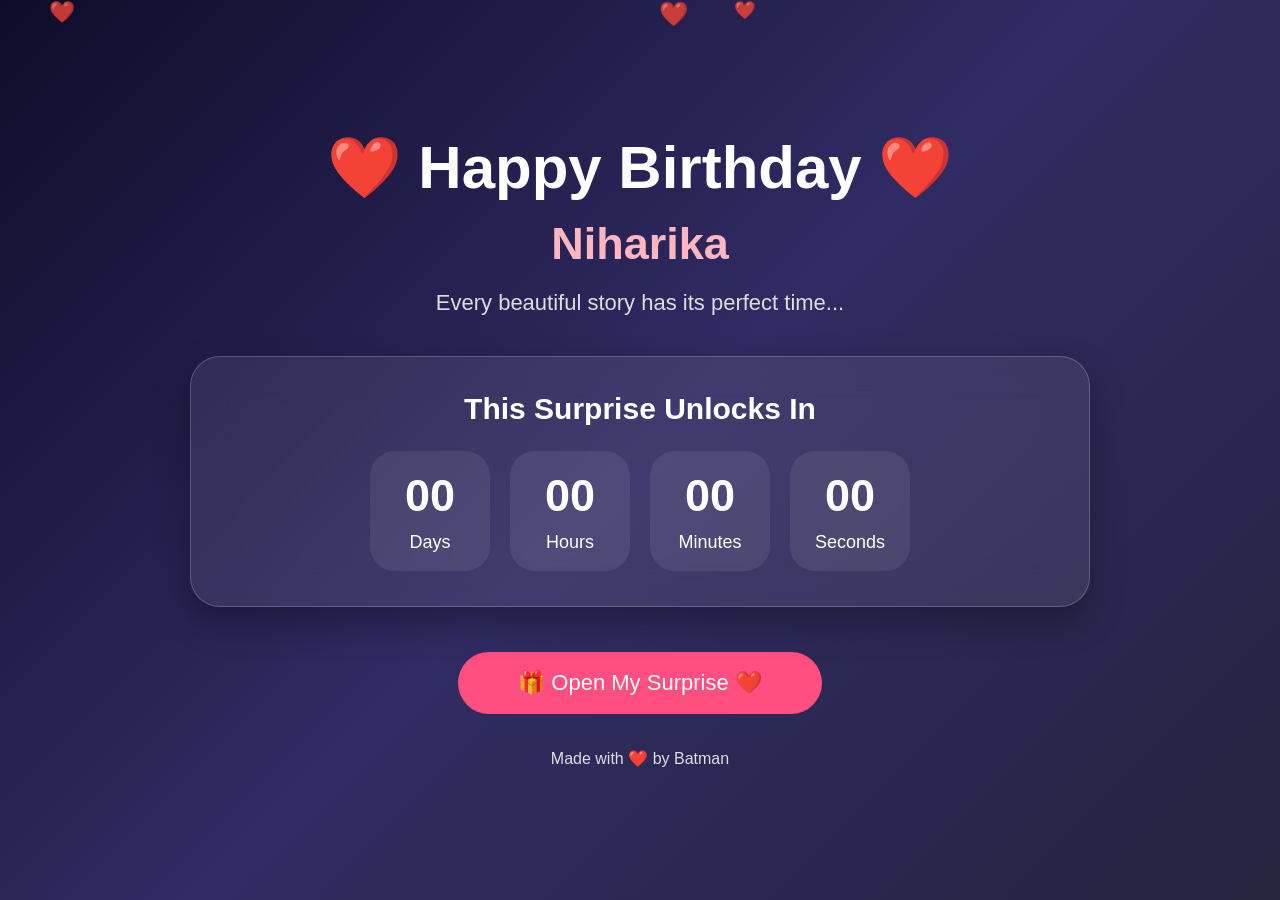
<file: index.html>
<!DOCTYPE html>
<html lang="en">
<head>
    <meta charset="UTF-8">
    <meta name="viewport" content="width=device-width, initial-scale=1.0">
    <title>Happy Birthday Niharika ❤️</title>

    <link rel="stylesheet" href="style.css">
</head>

<body>

<div id="particles"></div>

<div class="container">

    <h1 class="title">
        ❤️ Happy Birthday ❤️
    </h1>

    <h2 class="name">
        Niharika
    </h2>

    <p class="subtitle">
        Every beautiful story has its perfect time...
    </p>

    <div class="glass">

        <h3>This Surprise Unlocks In</h3>

        <div id="countdown">

            <div class="box">
                <span id="days">00</span>
                <small>Days</small>
            </div>

            <div class="box">
                <span id="hours">00</span>
                <small>Hours</small>
            </div>

            <div class="box">
                <span id="minutes">00</span>
                <small>Minutes</small>
            </div>

            <div class="box">
                <span id="seconds">00</span>
                <small>Seconds</small>
            </div>

        </div>

    </div>

    <button id="openBtn" disabled>
        🔒 Locked
    </button>

    <p class="footer">
        Made with ❤️ by Batman
    </p>

</div>

<script src="script.js"></script>

</body>
</html>
</file>
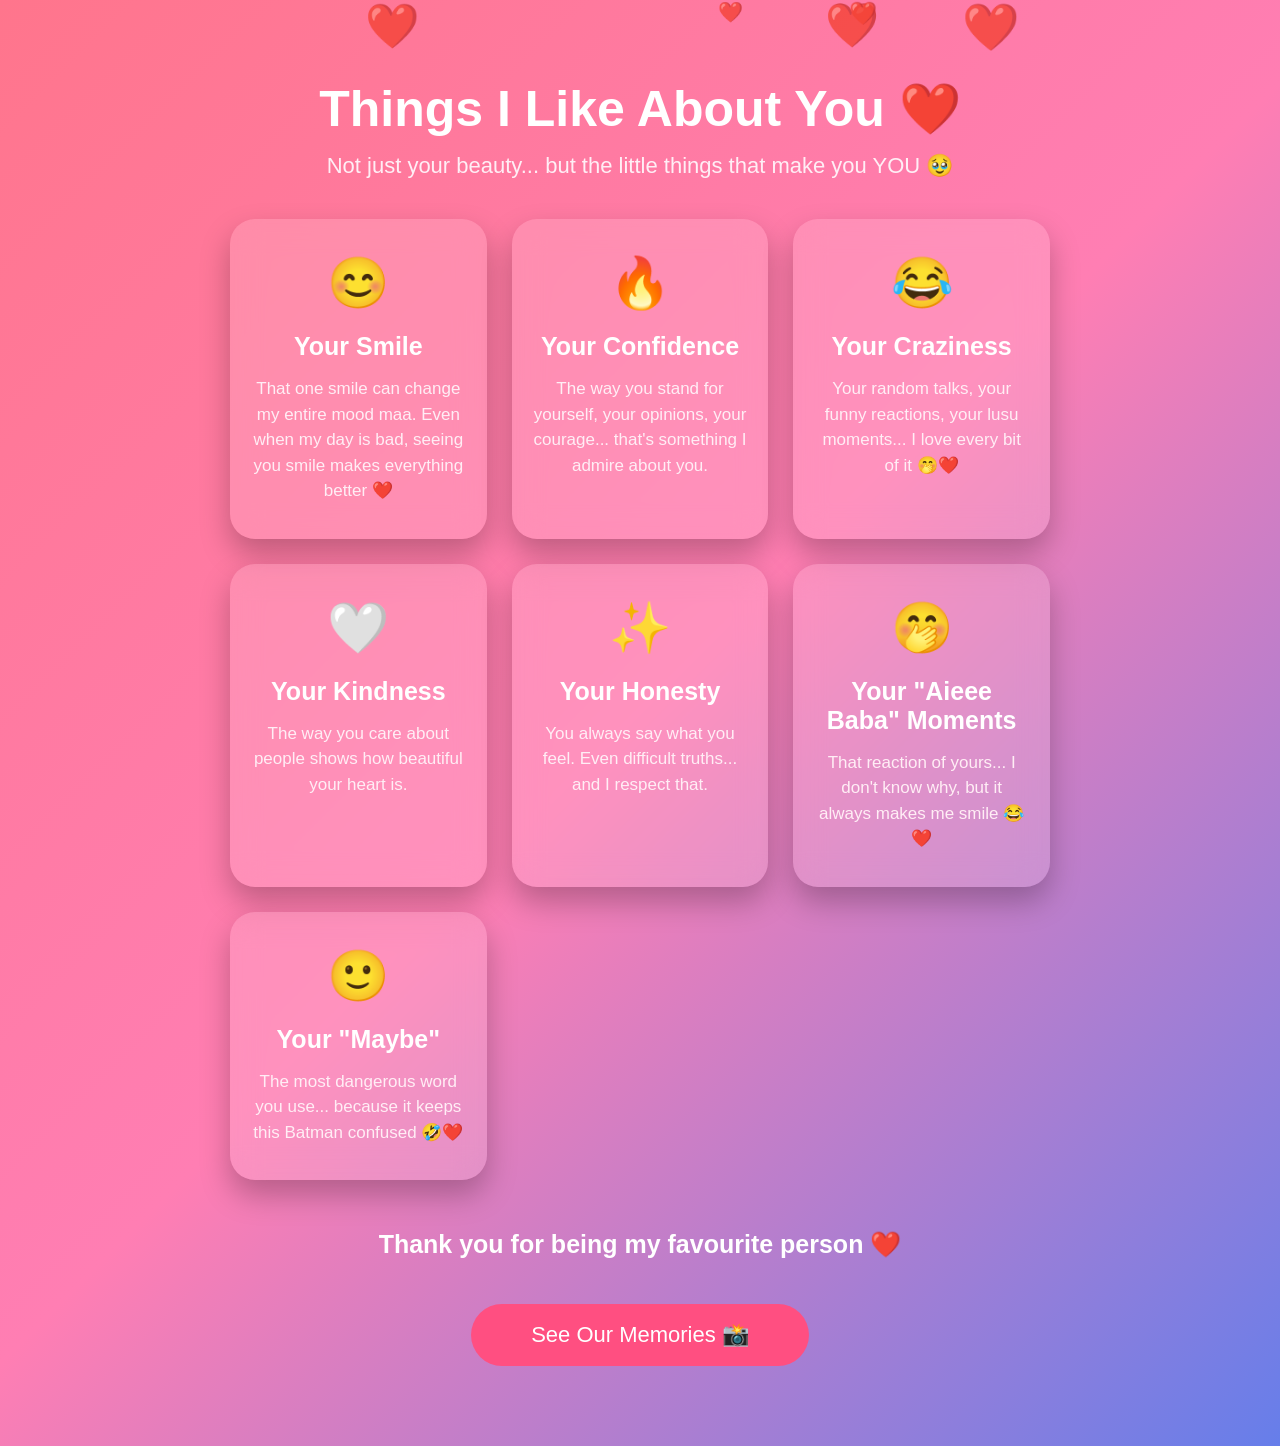
<file: likes.html>
<!DOCTYPE html>
<html lang="en">

<head>

<meta charset="UTF-8">
<meta name="viewport" content="width=device-width, initial-scale=1.0">

<title>Things I Like About You ❤️</title>

<link rel="stylesheet" href="style.css">


<style>

body{

background:
linear-gradient(135deg,#ff758c,#ff7eb3,#667eea);

overflow-y:auto;

}


.likes-box{

max-width:1000px;

margin:40px auto;

padding:40px;

text-align:center;

}



.title{

font-size:50px;

color:white;

margin-bottom:15px;

}



.subtitle{

font-size:22px;

color:#ffeef5;

margin-bottom:40px;

}



.cards{

display:grid;

grid-template-columns:repeat(auto-fit,minmax(220px,1fr));

gap:25px;

}



.card{

background:rgba(255,255,255,.15);

backdrop-filter:blur(15px);

border-radius:25px;

padding:35px 20px;

box-shadow:0 15px 30px rgba(0,0,0,.25);

transition:.5s;

cursor:pointer;

animation:appear 1s ease;

}



.card:hover{

transform:translateY(-15px) scale(1.05);

background:rgba(255,255,255,.3);

}



.emoji{

font-size:50px;

margin-bottom:20px;

}



.card h2{

font-size:25px;

color:white;

}



.card p{

margin-top:15px;

color:#ffeef5;

font-size:17px;

line-height:1.5;

}



.final{

margin-top:50px;

font-size:25px;

color:white;

}



@keyframes appear{

from{

opacity:0;

transform:translateY(40px);

}

to{

opacity:1;

transform:translateY(0);

}

}



</style>


</head>



<body>


<div id="particles"></div>


<div class="container">


<div class="likes-box">


<h1 class="title">

Things I Like About You ❤️

</h1>


<p class="subtitle">

Not just your beauty...

but the little things that make you YOU 🥹

</p>




<div class="cards">


<div class="card">

<div class="emoji">

😊

</div>

<h2>Your Smile</h2>

<p>

That one smile can change my entire mood maa.

Even when my day is bad,
seeing you smile makes everything better ❤️

</p>

</div>




<div class="card">

<div class="emoji">

🔥

</div>

<h2>Your Confidence</h2>

<p>

The way you stand for yourself,
your opinions,
your courage...

that's something I admire about you.

</p>

</div>





<div class="card">

<div class="emoji">

😂

</div>

<h2>Your Craziness</h2>

<p>

Your random talks,
your funny reactions,
your lusu moments...

I love every bit of it 🤭❤️

</p>

</div>





<div class="card">

<div class="emoji">

🤍

</div>

<h2>Your Kindness</h2>

<p>

The way you care about people
shows how beautiful your heart is.

</p>

</div>





<div class="card">

<div class="emoji">

✨

</div>

<h2>Your Honesty</h2>

<p>

You always say what you feel.

Even difficult truths...

and I respect that.

</p>

</div>





<div class="card">

<div class="emoji">

🤭

</div>

<h2>Your "Aieee Baba" Moments</h2>

<p>

That reaction of yours...

I don't know why,
but it always makes me smile 😂❤️

</p>

</div>





<div class="card">

<div class="emoji">

🙂

</div>

<h2>Your "Maybe"</h2>

<p>

The most dangerous word you use...

because it keeps this Batman confused 🤣❤️

</p>

</div>



</div>



<h2 class="final">

Thank you for being my favourite person ❤️

</h2>



<button onclick="nextPage()">

See Our Memories 📸

</button>



</div>


</div>





<script>


function nextPage(){

window.location.href="gallery.html";

}



// Floating hearts

const particles=document.getElementById("particles");


function createHeart(){


let heart=document.createElement("div");


heart.className="heart";

heart.innerHTML="❤️";


heart.style.left=Math.random()*100+"vw";


heart.style.fontSize=
(15+Math.random()*35)+"px";


heart.style.animationDuration=
(5+Math.random()*7)+"s";


particles.appendChild(heart);



setTimeout(()=>{

heart.remove();

},12000);


}


setInterval(createHeart,300);



</script>


</body>

</html>
</file>
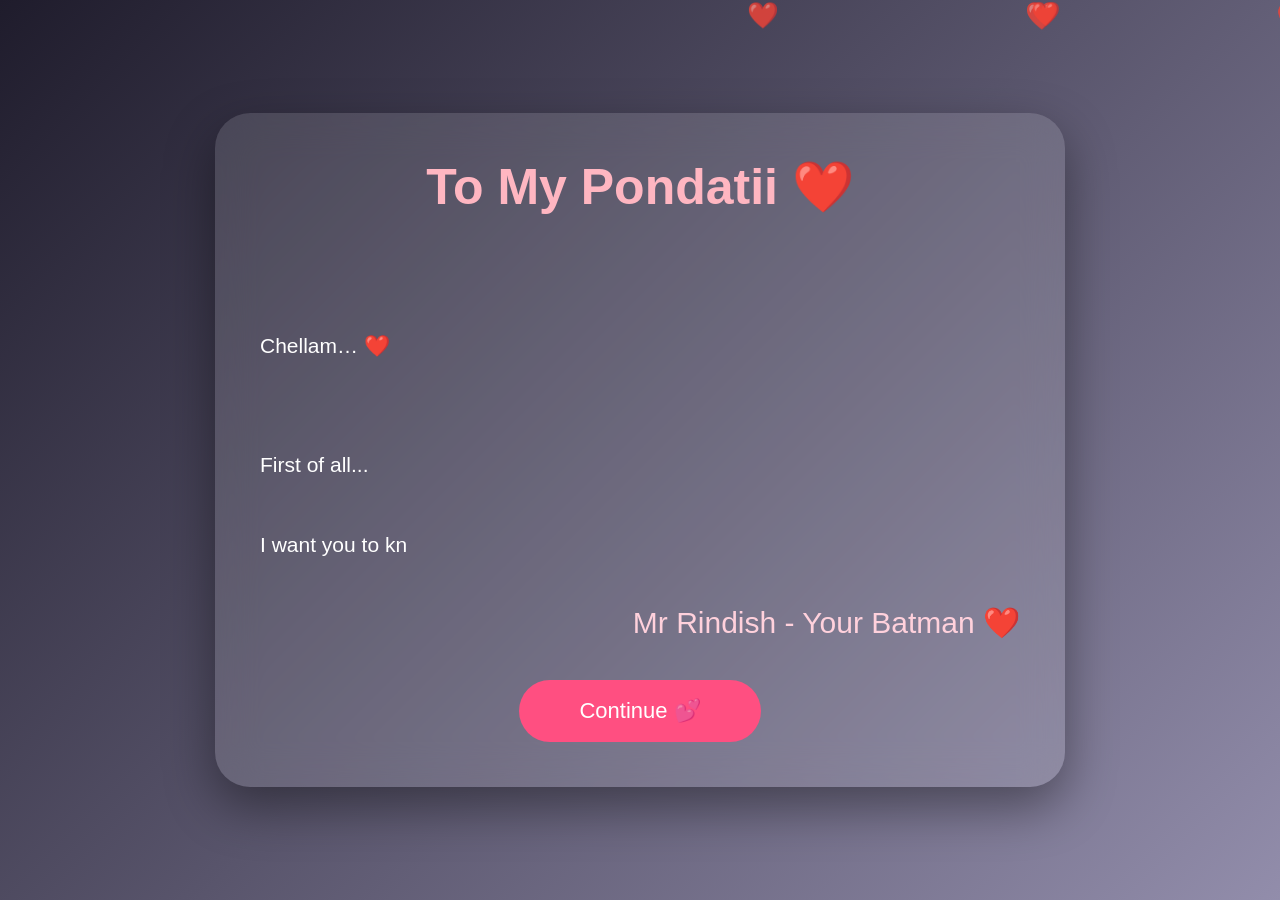
<file: message.html>
<!DOCTYPE html>
<html lang="en">

<head>

<meta charset="UTF-8">
<meta name="viewport" content="width=device-width, initial-scale=1.0">

<title>For My Pondatii ❤️</title>

<link rel="stylesheet" href="style.css">


<style>

body{

background:
linear-gradient(135deg,#1f1c2c,#928dab);

overflow-y:auto;

}


.message-box{

max-width:850px;

margin:40px auto;

padding:45px;

background:rgba(255,255,255,0.12);

backdrop-filter:blur(20px);

border-radius:35px;

box-shadow:0 20px 50px rgba(0,0,0,.4);

animation:show 2s ease;

}


h1{

font-size:50px;

color:#ffb6c1;

margin-bottom:30px;

}


.letter{

font-size:21px;

line-height:1.9;

color:white;

text-align:left;

white-space:pre-line;

}


.signature{

margin-top:40px;

font-size:30px;

color:#ffd1dc;

text-align:right;

}



.next{

margin-top:40px;

}



@keyframes show{

from{

opacity:0;

transform:translateY(50px);

}

to{

opacity:1;

transform:translateY(0);

}

}



</style>


</head>



<body>


<div id="particles"></div>


<div class="container">


<div class="message-box">


<h1>

To My Pondatii ❤️

</h1>


<div class="letter" id="text"></div>


<div class="signature">

    Mr Rindish 
- Your Batman ❤️

</div>



<button class="next" onclick="nextPage()">

Continue 💕

</button>


</div>


</div>




<script>


const message = `

Chellam… ❤️


First of all...

I want you to know one thing.

You are not a burden to me.

Your fears, your insecurities, your past,
everything that made you who you are today...

I don't want to change those things.

I want to understand them.


Nee life la neraya vishayam thaniya handle panniruka maa...

Maybe many people didn't see your struggles,
but I want you to know...

I see you.

I am proud of you. 🥹❤️


Un smile paatha enakku happiness varudhu.

Un voice ketta enakku peace varudhu.

Un "Aieee Baba" moments,
un craziness,
un attitude,
ellame enakku special dhaan. 🤭❤️


Sometimes namma rendu perukum different opinions varalam.

Sometimes sanda kooda varalam.

But chellam...

Enakku fight illaadha relationship venum nu illa.

Fight vandhaalum,
oruvarai oruvar lose pannama irukkura relationship venum.


Morning la start aana sanda...

Night ku mudiyumbodhu,

"Seri maa, namma rendu perum hurt pannitom...
but still we choose each other"

nu sollura relationship venum.


Nee strong ponnu.

Aana strong people kum konjam care thevai.

And if one day nee tired aana...

Un pakkathula irukka oruthan ah irukkanum nu aasai.

Not because you cannot handle life...

Because you don't have to handle everything alone anymore.


I cannot promise that life will always be perfect.

But I can promise...

I will always try to understand you.

I will always respect you.

I will always choose you.


July 14 un birthday mattum illa maa...

Enakku romba precious ah irukkura oru person celebrate aagura day. ❤️


Thank you for coming into my life.

Thank you for making this lusu paiyan smile.


Love you Pondatii ❤️🫶🏻

`;



let index=0;


function typing(){


if(index < message.length){


document.getElementById("text").innerHTML += message.charAt(index);

index++;

setTimeout(typing,25);


}


}


typing();





// Next page

function nextPage(){

window.location.href="likes.html";

}



// Floating hearts

const particles=document.getElementById("particles");


function createHeart(){


let heart=document.createElement("div");

heart.className="heart";

heart.innerHTML="❤️";


heart.style.left=Math.random()*100+"vw";


heart.style.animationDuration=
(5+Math.random()*6)+"s";


heart.style.fontSize=
(15+Math.random()*30)+"px";


particles.appendChild(heart);


setTimeout(()=>{

heart.remove();

},10000);


}


setInterval(createHeart,300);



</script>


</body>

</html>
</file>
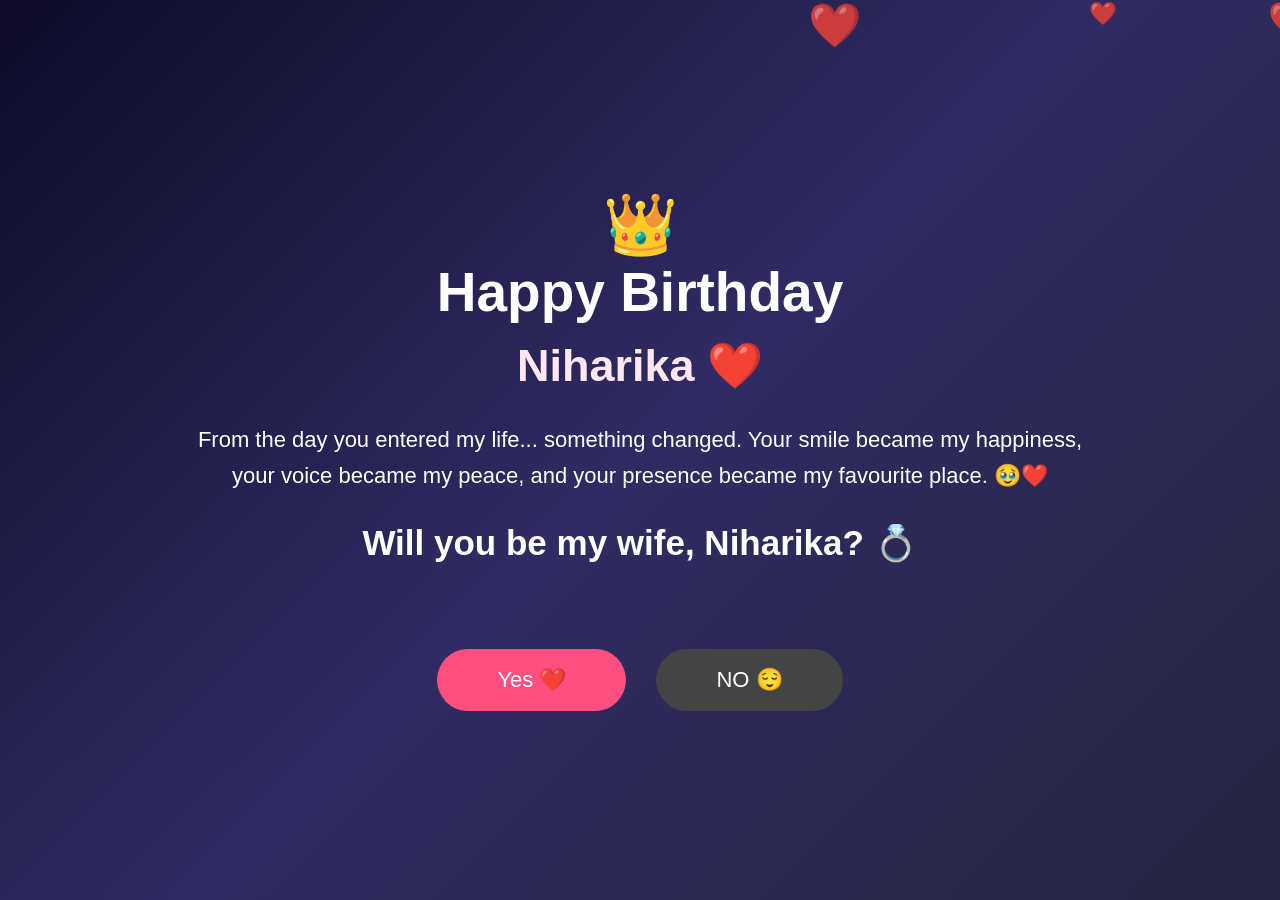
<file: proposal.html>
<!DOCTYPE html>
<html lang="en">

<head>

<meta charset="UTF-8">
<meta name="viewport" content="width=device-width, initial-scale=1.0">

<title>Happy Birthday Niharika ❤️</title>

<link rel="stylesheet" href="style.css">

<style>

body{body {
    min-height: 100vh;
    min-height: 100dvh;

    background: linear-gradient(
        135deg,
        #ff758c,
        #ff7eb3,
        #667eea
    );

    overflow-x: hidden;
    overflow-y: auto;

    display: block;
    padding: 35px 12px 80px;

    -webkit-overflow-scrolling: touch;
}

}


.birthday{

font-size:55px;

color:white;

margin-bottom:15px;

}


.name{

font-size:45px;

color:#ffe6f0;

}


.crown{

font-size:60px;

animation:bounce 2s infinite;

}


.message{

font-size:22px;

line-height:1.6;

margin:30px 0;

}


.question{

font-size:35px;

font-weight:bold;

}


.buttons{

display:flex;

justify-content:center;

gap:30px;

margin-top:40px;

}


.yes{

background:#ff3366;

}


.no{

background:#444;

position:relative;

}


@keyframes fade{

from{

opacity:0;
transform:translateY(50px);

}

to{

opacity:1;
transform:translateY(0);

}

}


@keyframes bounce{

50%{

transform:translateY(-15px);

}

}


</style>

</head>


<body>


<div id="particles"></div>


<div class="container">


<div class="proposal-box">


<div class="crown">

👑

</div>


<h1 class="birthday">

Happy Birthday

</h1>


<h2 class="name">

Niharika ❤️

</h2>


<p class="message">

From the day you entered my life...

something changed.

Your smile became my happiness,
your voice became my peace,
and your presence became my favourite place.

🥹❤️

</p>


<h2 class="question">

Will you be my wife, Niharika? 💍

</h2>



<div class="buttons">


<button
    type="button"
    id="yesBtn">
    Yes ❤️
</button>

<script>
document.getElementById("yesBtn").addEventListener("click", function () {
    window.location.href = "timeline.html";
});
</script>


<button class="no" id="noBtn">

NO 😌

</button>


</div>


</div>


</div>



<script>


// YES BUTTON

function yesClicked(){

alert("You made me the happiest person ❤️🥹");

window.location.href="timeline.html";

}



// NO BUTTON RUN AWAY

const noBtn=document.getElementById("noBtn");


noBtn.addEventListener("mouseover",()=>{


let x=Math.random()*300-150;

let y=Math.random()*200-100;


noBtn.style.transform=
`translate(${x}px,${y}px)`;


});




// Floating Hearts


const particles=document.getElementById("particles");


function heart(){


let h=document.createElement("div");


h.className="heart";

h.innerHTML="❤️";


h.style.left=Math.random()*100+"vw";

h.style.fontSize=
(20+Math.random()*30)+"px";


h.style.animationDuration=
(5+Math.random()*5)+"s";


particles.appendChild(h);



setTimeout(()=>{

h.remove();

},10000);



}


setInterval(heart,300);



</script>


</body>

</html>
</file>
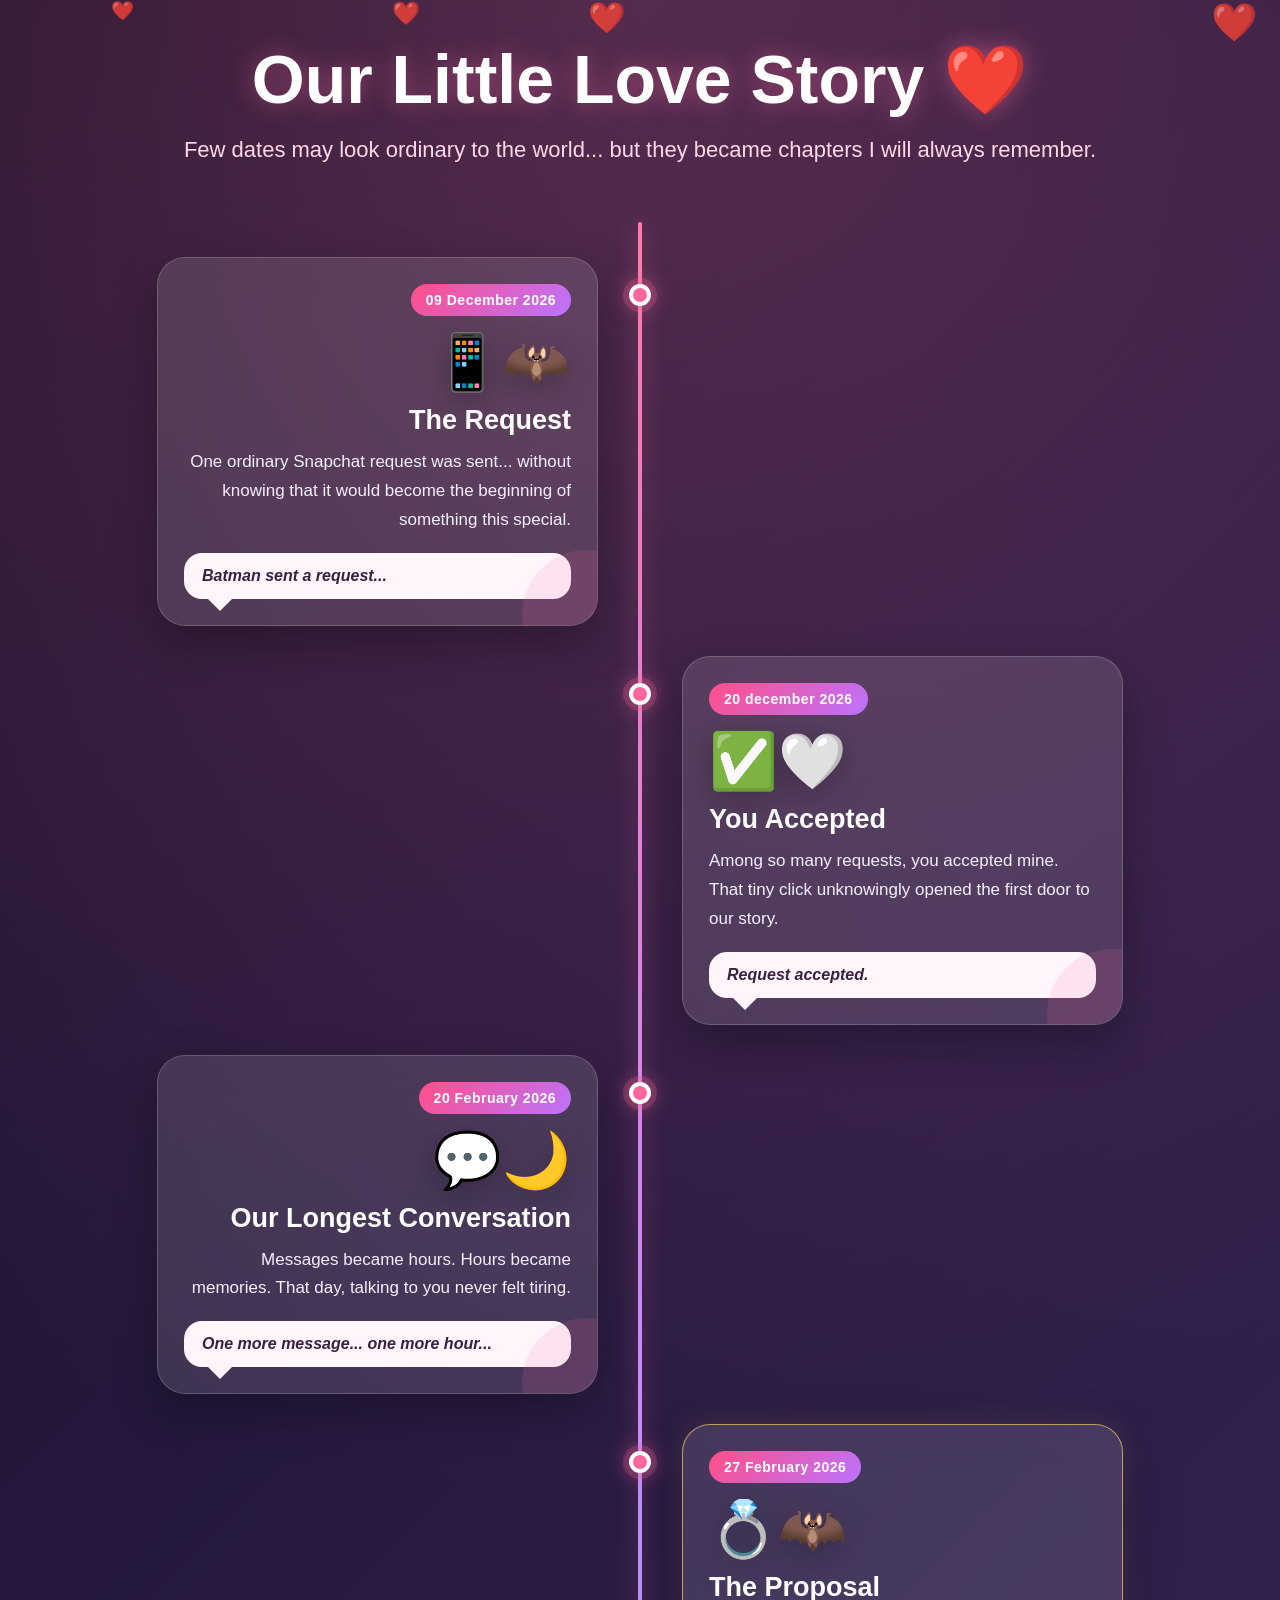
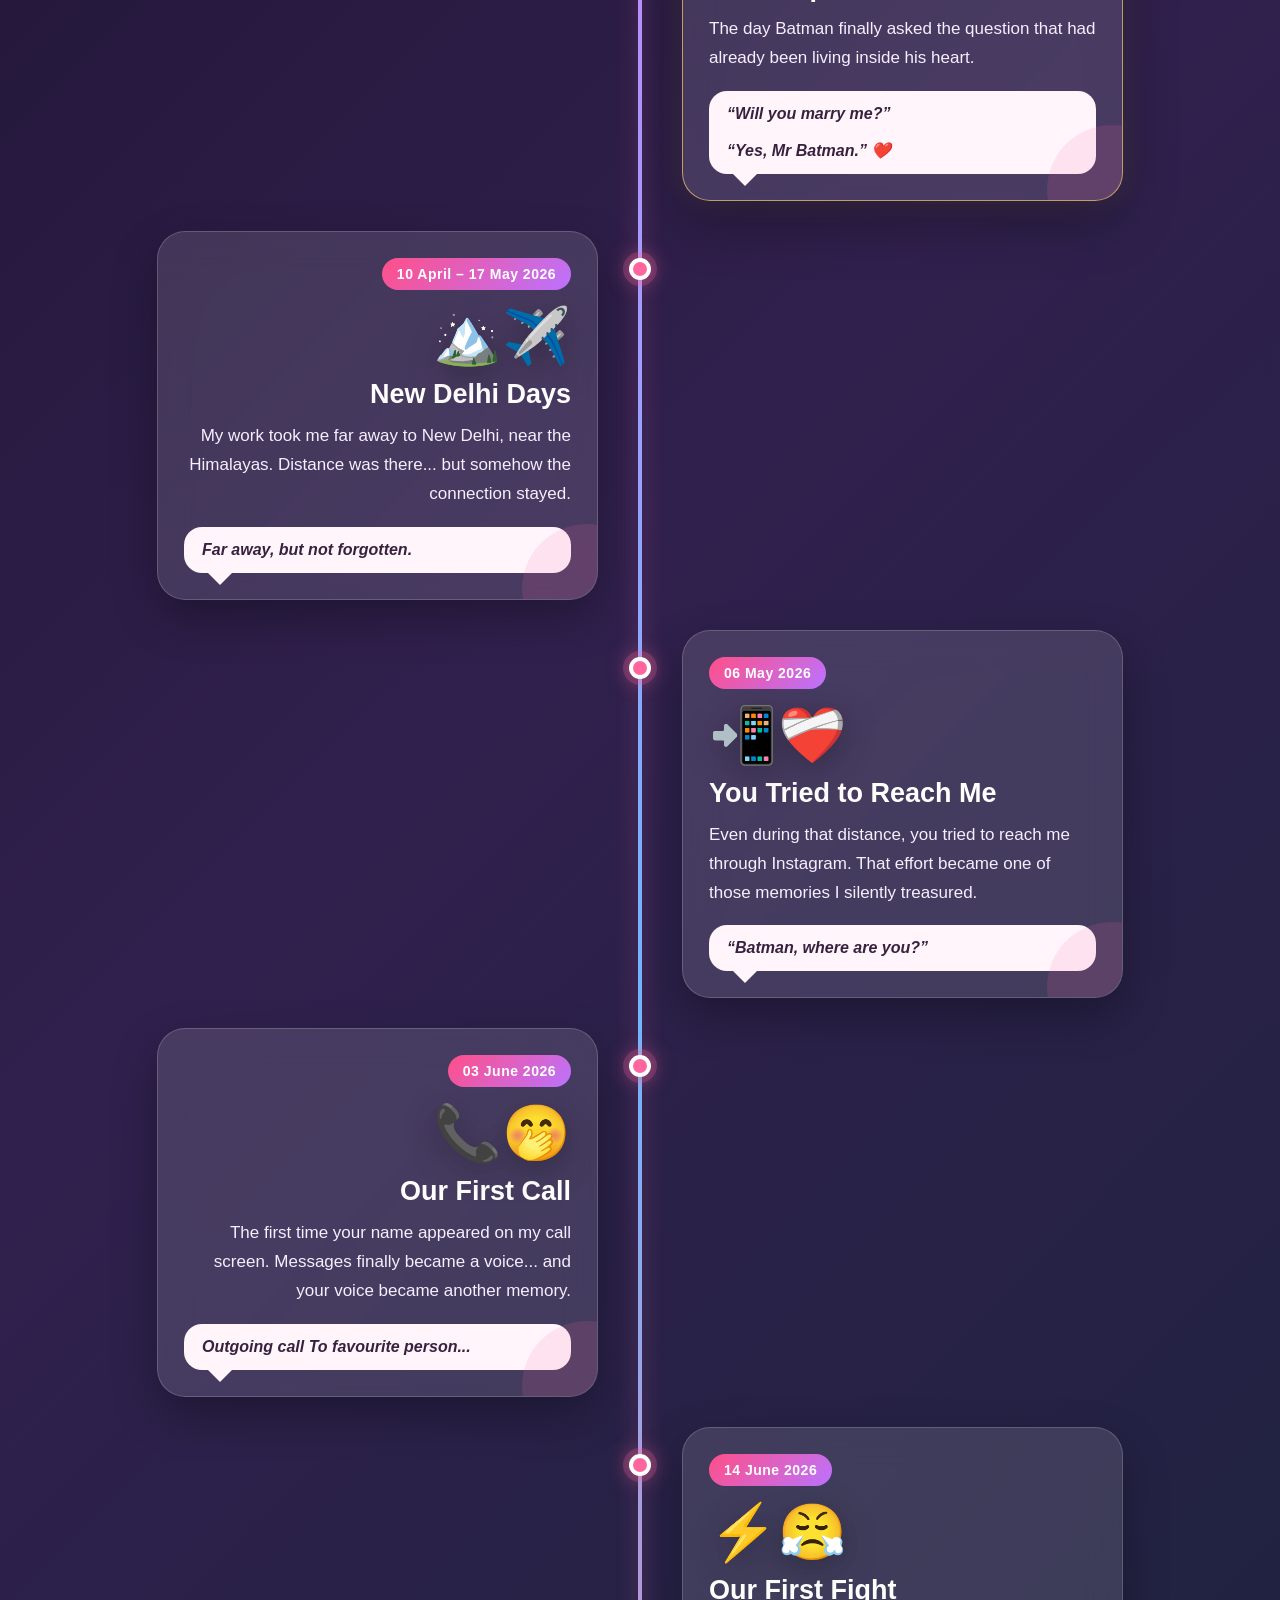
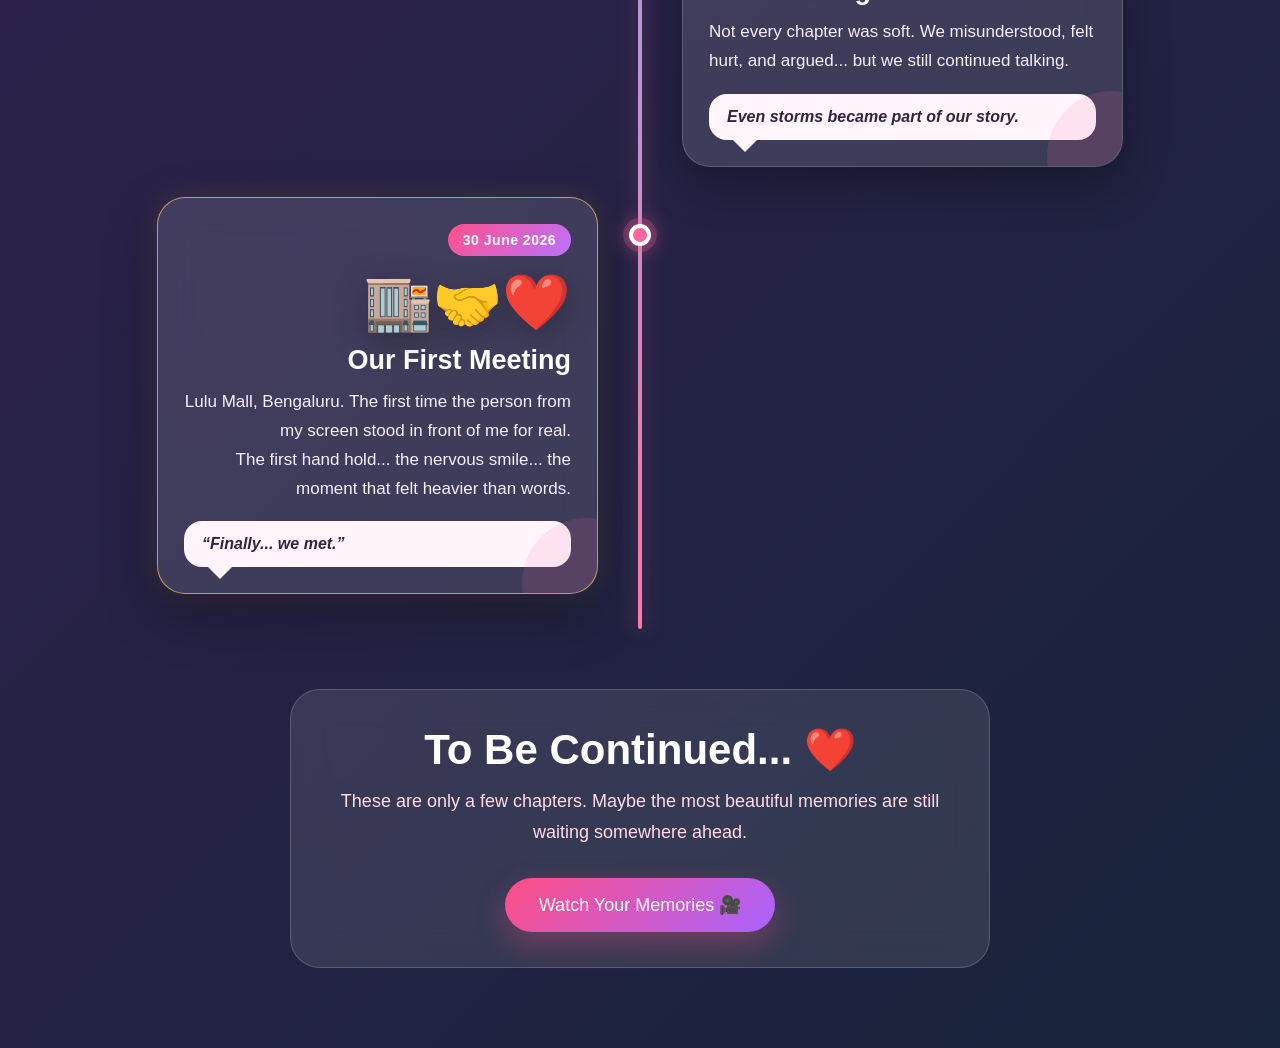
<file: timeline.html>
<!DOCTYPE html>
<html lang="en">
<head>
    <meta charset="UTF-8">
    <meta name="viewport" content="width=device-width, initial-scale=1.0">

    <title>Our Story Timeline ❤️</title>

    <link rel="stylesheet" href="style.css">

    <style>
        body {
            min-height: 100vh;
            overflow-y: auto;
            background:
                radial-gradient(circle at top, rgba(255, 121, 168, 0.25), transparent 35%),
                linear-gradient(135deg, #160d25, #30204d, #18243b);
            padding: 40px 15px 80px;
        }

        .timeline-page {
            width: min(100%, 1050px);
            margin: auto;
            position: relative;
            z-index: 3;
        }

        .timeline-heading {
            text-align: center;
            margin-bottom: 55px;
        }

        .timeline-heading h1 {
            font-size: clamp(38px, 7vw, 68px);
            color: #ffffff;
            margin-bottom: 12px;
            text-shadow: 0 0 25px rgba(255, 111, 165, 0.45);
        }

        .timeline-heading p {
            color: #ffd7e7;
            font-size: clamp(16px, 3vw, 22px);
            line-height: 1.6;
        }

        .timeline {
            position: relative;
            padding: 20px 0;
        }

        .timeline::before {
            content: "";
            position: absolute;
            left: 50%;
            top: 0;
            bottom: 0;
            width: 4px;
            transform: translateX(-50%);
            border-radius: 10px;
            background: linear-gradient(
                to bottom,
                #ff7aad,
                #c68cff,
                #71b7ff,
                #ff7aad
            );
            box-shadow: 0 0 20px rgba(255, 122, 173, 0.45);
        }

        .timeline-item {
            width: 50%;
            position: relative;
            padding: 15px 42px;
            opacity: 0;
            transform: translateY(50px);
            transition: 0.8s ease;
        }

        .timeline-item.show {
            opacity: 1;
            transform: translateY(0);
        }

        .timeline-item:nth-child(odd) {
            left: 0;
            text-align: right;
        }

        .timeline-item:nth-child(even) {
            left: 50%;
            text-align: left;
        }

        .timeline-dot {
            position: absolute;
            top: 42px;
            width: 22px;
            height: 22px;
            border-radius: 50%;
            background: #ff669d;
            border: 4px solid white;
            box-shadow:
                0 0 0 6px rgba(255, 102, 157, 0.2),
                0 0 22px rgba(255, 102, 157, 0.7);
            z-index: 3;
        }

        .timeline-item:nth-child(odd) .timeline-dot {
            right: -11px;
        }

        .timeline-item:nth-child(even) .timeline-dot {
            left: -11px;
        }

        .comic-card {
            background: rgba(255, 255, 255, 0.12);
            border: 1px solid rgba(255, 255, 255, 0.18);
            backdrop-filter: blur(18px);
            border-radius: 28px;
            padding: 26px;
            box-shadow: 0 18px 45px rgba(0, 0, 0, 0.3);
            position: relative;
            overflow: hidden;
            transition: 0.35s ease;
        }

        .comic-card:hover {
            transform: translateY(-8px) scale(1.02);
            background: rgba(255, 255, 255, 0.18);
        }

        .comic-card::after {
            content: "";
            position: absolute;
            width: 130px;
            height: 130px;
            right: -55px;
            bottom: -55px;
            border-radius: 50%;
            background: rgba(255, 106, 160, 0.14);
        }

        .date {
            display: inline-block;
            padding: 8px 15px;
            border-radius: 50px;
            background: linear-gradient(135deg, #ff4f88, #bb73ff);
            color: white;
            font-size: 14px;
            font-weight: 700;
            margin-bottom: 14px;
            letter-spacing: 0.5px;
        }

        .comic-icon {
            font-size: 55px;
            margin-bottom: 10px;
            filter: drop-shadow(0 8px 16px rgba(0, 0, 0, 0.25));
        }

        .comic-card h2 {
            color: white;
            font-size: 27px;
            margin-bottom: 12px;
        }

        .comic-card p {
            color: #f6eefe;
            font-size: 17px;
            line-height: 1.7;
        }

        .speech {
            margin-top: 18px;
            padding: 14px 18px;
            border-radius: 18px;
            color: #37213f;
            background: #fff5fb;
            font-style: italic;
            font-weight: 600;
            position: relative;
            text-align: left;
        }

        .speech::after {
            content: "";
            position: absolute;
            bottom: -12px;
            left: 24px;
            border-width: 12px 12px 0;
            border-style: solid;
            border-color: #fff5fb transparent transparent;
        }

        .special-card {
            border: 1px solid rgba(255, 213, 111, 0.65);
            box-shadow:
                0 20px 55px rgba(0, 0, 0, 0.32),
                0 0 30px rgba(255, 213, 111, 0.13);
        }

        .ending {
            margin: 60px auto 0;
            max-width: 700px;
            text-align: center;
            background: rgba(255, 255, 255, 0.1);
            border: 1px solid rgba(255, 255, 255, 0.18);
            backdrop-filter: blur(18px);
            padding: 35px 25px;
            border-radius: 30px;
        }

        .ending h2 {
            color: white;
            font-size: clamp(28px, 5vw, 42px);
            margin-bottom: 12px;
        }

        .ending p {
            color: #ffdce9;
            font-size: 18px;
            line-height: 1.7;
        }

        .next-button {
            margin-top: 30px;
            padding: 16px 34px;
            border: none;
            border-radius: 50px;
            color: white;
            font-size: 18px;
            cursor: pointer;
            background: linear-gradient(135deg, #ff4e85, #a963ff);
            box-shadow: 0 12px 30px rgba(255, 78, 133, 0.3);
            transition: 0.3s ease;
        }

        .next-button:hover {
            transform: translateY(-4px) scale(1.04);
        }

        @media (max-width: 760px) {
            .timeline::before {
                left: 18px;
            }

            .timeline-item,
            .timeline-item:nth-child(even),
            .timeline-item:nth-child(odd) {
                width: 100%;
                left: 0;
                padding: 12px 10px 18px 52px;
                text-align: left;
            }

            .timeline-item:nth-child(even) .timeline-dot,
            .timeline-item:nth-child(odd) .timeline-dot {
                left: 7px;
                right: auto;
            }

            .comic-card {
                padding: 22px;
            }

            .comic-card h2 {
                font-size: 23px;
            }

            .comic-card p {
                font-size: 16px;
            }
        }
    </style>
</head>

<body>

    <div id="particles"></div>

    <main class="timeline-page">

        <header class="timeline-heading">
            <h1>Our Little Love Story ❤️</h1>
            <p>
                Few dates may look ordinary to the world...
                but they became chapters I will always remember.
            </p>
        </header>

        <section class="timeline">

            <article class="timeline-item">
                <span class="timeline-dot"></span>

                <div class="comic-card">
                    <div class="date">09 December 2026</div>
                    <div class="comic-icon">📱🦇</div>

                    <h2>The Request</h2>

                    <p>
                        One ordinary Snapchat request was sent...
                        without knowing that it would become the beginning
                        of something this special.
                    </p>

                    <div class="speech">
                        Batman sent a request...
                    </div>
                </div>
            </article>

            <article class="timeline-item">
                <span class="timeline-dot"></span>

                <div class="comic-card">
                    <div class="date">20 december 2026</div>
                    <div class="comic-icon">✅🤍</div>

                    <h2>You Accepted</h2>

                    <p>
                        Among so many requests, you accepted mine.
                        That tiny click unknowingly opened the first door
                        to our story.
                    </p>

                    <div class="speech">
                        Request accepted.
                    </div>
                </div>
            </article>

            <article class="timeline-item">
                <span class="timeline-dot"></span>

                <div class="comic-card">
                    <div class="date">20 February 2026</div>
                    <div class="comic-icon">💬🌙</div>

                    <h2>Our Longest Conversation</h2>

                    <p>
                        Messages became hours.
                        Hours became memories.
                        That day, talking to you never felt tiring.
                    </p>

                    <div class="speech">
                        One more message... one more hour...
                    </div>
                </div>
            </article>

            <article class="timeline-item">
                <span class="timeline-dot"></span>

                <div class="comic-card special-card">
                    <div class="date">27 February 2026</div>
                    <div class="comic-icon">💍🦇</div>

                    <h2>The Proposal</h2>

                    <p>
                        The day Batman finally asked the question
                        that had already been living inside his heart.
                    </p>

                    <div class="speech">
                        “Will you marry me?”
                        <br><br>
                        “Yes, Mr Batman.” ❤️
                    </div>
                </div>
            </article>

            <article class="timeline-item">
                <span class="timeline-dot"></span>

                <div class="comic-card">
                    <div class="date">10 April – 17 May 2026</div>
                    <div class="comic-icon">🏔️✈️</div>

                    <h2>New Delhi Days</h2>

                    <p>
                        My work took me far away to New Delhi,
                        near the Himalayas.
                        Distance was there...
                        but somehow the connection stayed.
                    </p>

                    <div class="speech">
                        Far away, but not forgotten.
                    </div>
                </div>
            </article>

            <article class="timeline-item">
                <span class="timeline-dot"></span>

                <div class="comic-card">
                    <div class="date">06 May 2026</div>
                    <div class="comic-icon">📲❤️‍🩹</div>

                    <h2>You Tried to Reach Me</h2>

                    <p>
                        Even during that distance,
                        you tried to reach me through Instagram.
                        That effort became one of those memories
                        I silently treasured.
                    </p>

                    <div class="speech">
                        “Batman, where are you?”
                    </div>
                </div>
            </article>

            <article class="timeline-item">
                <span class="timeline-dot"></span>

                <div class="comic-card">
                    <div class="date">03 June 2026</div>
                    <div class="comic-icon">📞🤭</div>

                    <h2>Our First Call</h2>

                    <p>
                        The first time your name appeared on my call screen.
                        Messages finally became a voice...
                        and your voice became another memory.
                    </p>

                    <div class="speech">
                        Outgoing call To favourite person...
                    </div>
                </div>
            </article>

            <article class="timeline-item">
                <span class="timeline-dot"></span>

                <div class="comic-card">
                    <div class="date">14 June 2026</div>
                    <div class="comic-icon">⚡😤</div>

                    <h2>Our First Fight</h2>

                    <p>
                        Not every chapter was soft.
                        We misunderstood, felt hurt, and argued...
                        but we still continued talking.
                    </p>

                    <div class="speech">
                        Even storms became part of our story.
                    </div>
                </div>
            </article>

            <article class="timeline-item">
                <span class="timeline-dot"></span>

                <div class="comic-card special-card">
                    <div class="date">30 June 2026</div>
                    <div class="comic-icon">🏬🤝❤️</div>

                    <h2>Our First Meeting</h2>

                    <p>
                        Lulu Mall, Bengaluru.
                        The first time the person from my screen
                        stood in front of me for real.
                    </p>

                    <p>
                        The first hand hold...
                        the nervous smile...
                        the moment that felt heavier than words.
                    </p>

                    <div class="speech">
                        “Finally... we met.”
                    </div>
                </div>
            </article>

        </section>

        <section class="ending">
            <h2>To Be Continued... ❤️</h2>

            <p>
                These are only a few chapters.
                Maybe the most beautiful memories are still waiting
                somewhere ahead.
            </p>

            <button class="next-button" onclick="nextPage()">
                Watch Your Memories 🎥
            </button>
        </section>

    </main>

    <script>
        function nextPage() {
            window.location.href = "gallery.html";
        }

        const timelineItems = document.querySelectorAll(".timeline-item");

        const observer = new IntersectionObserver(
            entries => {
                entries.forEach(entry => {
                    if (entry.isIntersecting) {
                        entry.target.classList.add("show");
                    }
                });
            },
            {
                threshold: 0.16
            }
        );

        timelineItems.forEach(item => observer.observe(item));

        const particleContainer = document.getElementById("particles");

        function createHeart() {
            const heart = document.createElement("div");

            heart.className = "heart";
            heart.textContent = Math.random() > 0.35 ? "❤️" : "✨";

            heart.style.left = Math.random() * 100 + "vw";
            heart.style.fontSize = 14 + Math.random() * 25 + "px";
            heart.style.animationDuration = 7 + Math.random() * 8 + "s";

            particleContainer.appendChild(heart);

            setTimeout(() => {
                heart.remove();
            }, 16000);
        }

        setInterval(createHeart, 500);
    </script>

</body>
</html>
</file>
<file: style.css>
[hidden] {
    display: none !important;
}


*{
    margin:0;
    padding:0;
    box-sizing:border-box;
    font-family:'Poppins',sans-serif;
}

body{

    html {
    width: 100%;
    min-height: 100%;
    scroll-behavior: smooth;
}

body {
    width: 100%;
    min-height: 100vh;
    min-height: 100dvh;

    margin: 0;

    background: linear-gradient(
        135deg,
        #0f0c29,
        #302b63,
        #24243e
    );

    color: white;

    display: flex;
    justify-content: center;
    align-items: flex-start;

    overflow-x: hidden;
    overflow-y: auto;

    -webkit-overflow-scrolling: touch;

    padding: 30px 12px 70px;
}

    background:linear-gradient(135deg,#0f0c29,#302b63,#24243e);
    min-height:100vh;
    overflow:hidden;
    display:flex;
    justify-content:center;
    align-items:center;
    color:white;
}

.container{

    width:90%;
    max-width:900px;
    text-align:center;
    z-index:5;

}

.title{

    font-size:60px;
    margin-bottom:15px;
    animation:fadeDown 2s ease;

}

.name{

    font-size:45px;
    color:#ffb6c1;
    margin-bottom:20px;
    animation:fadeDown 2.5s ease;

}

.subtitle{

    font-size:22px;
    color:#ddd;
    margin-bottom:40px;
    animation:fadeDown 3s ease;

}

.glass{

    backdrop-filter:blur(20px);
    background:rgba(255,255,255,.08);

    border:1px solid rgba(255,255,255,.2);

    padding:35px;

    border-radius:30px;

    box-shadow:0 15px 35px rgba(0,0,0,.3);

}

.glass h3{

    margin-bottom:25px;

    font-size:30px;

}

#countdown{

    display:flex;

    justify-content:center;

    gap:20px;

    flex-wrap:wrap;

}

.box{

    width:120px;

    height:120px;

    border-radius:25px;

    background:rgba(255,255,255,.08);

    display:flex;

    flex-direction:column;

    justify-content:center;

    align-items:center;

    transition:.3s;

}

.box:hover{

    transform:translateY(-10px);

    background:#ff4f81;

}

.box span{

    font-size:45px;

    font-weight:bold;

}

.box small{

    margin-top:10px;

    font-size:18px;

}

button{

    margin-top:45px;

    padding:18px 60px;

    border:none;

    border-radius:50px;

    background:#ff4f81;

    color:white;

    cursor:pointer;

    font-size:22px;

    transition:.3s;

}

button:hover{

    transform:scale(1.05);

}

button:disabled{

    opacity:.5;

    cursor:not-allowed;

}

.footer{

    margin-top:35px;

    color:#ddd;

}

#particles{

    position:absolute;

    inset:0;

    overflow:hidden;

}

.heart{

    position:absolute;

    color:#ff6fa5;

    animation:float 10s linear infinite;

    opacity:.8;

}

@keyframes float{

0%{

transform:translateY(100vh) scale(.4);

opacity:0;

}

10%{

opacity:1;

}

100%{

transform:translateY(-120vh) scale(1.3);

opacity:0;

}

}

@keyframes fadeDown{

from{

opacity:0;

transform:translateY(-40px);

}

to{

opacity:1;

transform:translateY(0);

}

}

@media (max-width: 768px) {
    body {
        display: block;
        padding: 24px 10px 80px;
    }

    .container {
        width: 100%;
        min-height: auto;
    }

    .glass,
    .proposal-box {
        width: 100%;
        padding: 25px 16px;
    }

    .title,
    .birthday {
        font-size: 38px !important;
        line-height: 1.15;
    }

    .name {
        font-size: 31px !important;
    }

    .subtitle,
    .message {
        font-size: 17px !important;
    }

    .buttons {
        flex-wrap: wrap;
    }

    button {
        max-width: 100%;
        padding: 14px 24px;
        font-size: 17px;
    }

    .video-thumbnail {
        position: absolute;
        inset: 0;

        display: flex;
        align-items: center;
        justify-content: center;
        flex-direction: column;
        gap: 8px;

        background:
            radial-gradient(
                circle at 25% 20%,
                rgba(255, 70, 135, 0.42),
                transparent 42%
            ),
            linear-gradient(145deg, #43233f, #171827);
    }

    .video-decoration {
    position: absolute;
    top: 8px;
    left: 9px;
    font-size: 14px;
    opacity: 0.8;
}

.video-poster {
    width: 100%;
    height: 100%;
    display: block;
    object-fit: cover;
    filter: brightness(0.88);
}

.video-play-icon {
    position: absolute;
    top: 50%;
    left: 50%;
    z-index: 5;

    width: 42px;
    height: 42px;

    display: grid;
    place-items: center;

    transform: translate(-50%, -50%);
    padding-left: 3px;

    border: 2px solid white;
    border-radius: 50%;

    background: rgba(0, 0, 0, 0.55);
    color: white;

    pointer-events: none;
}
</file>
